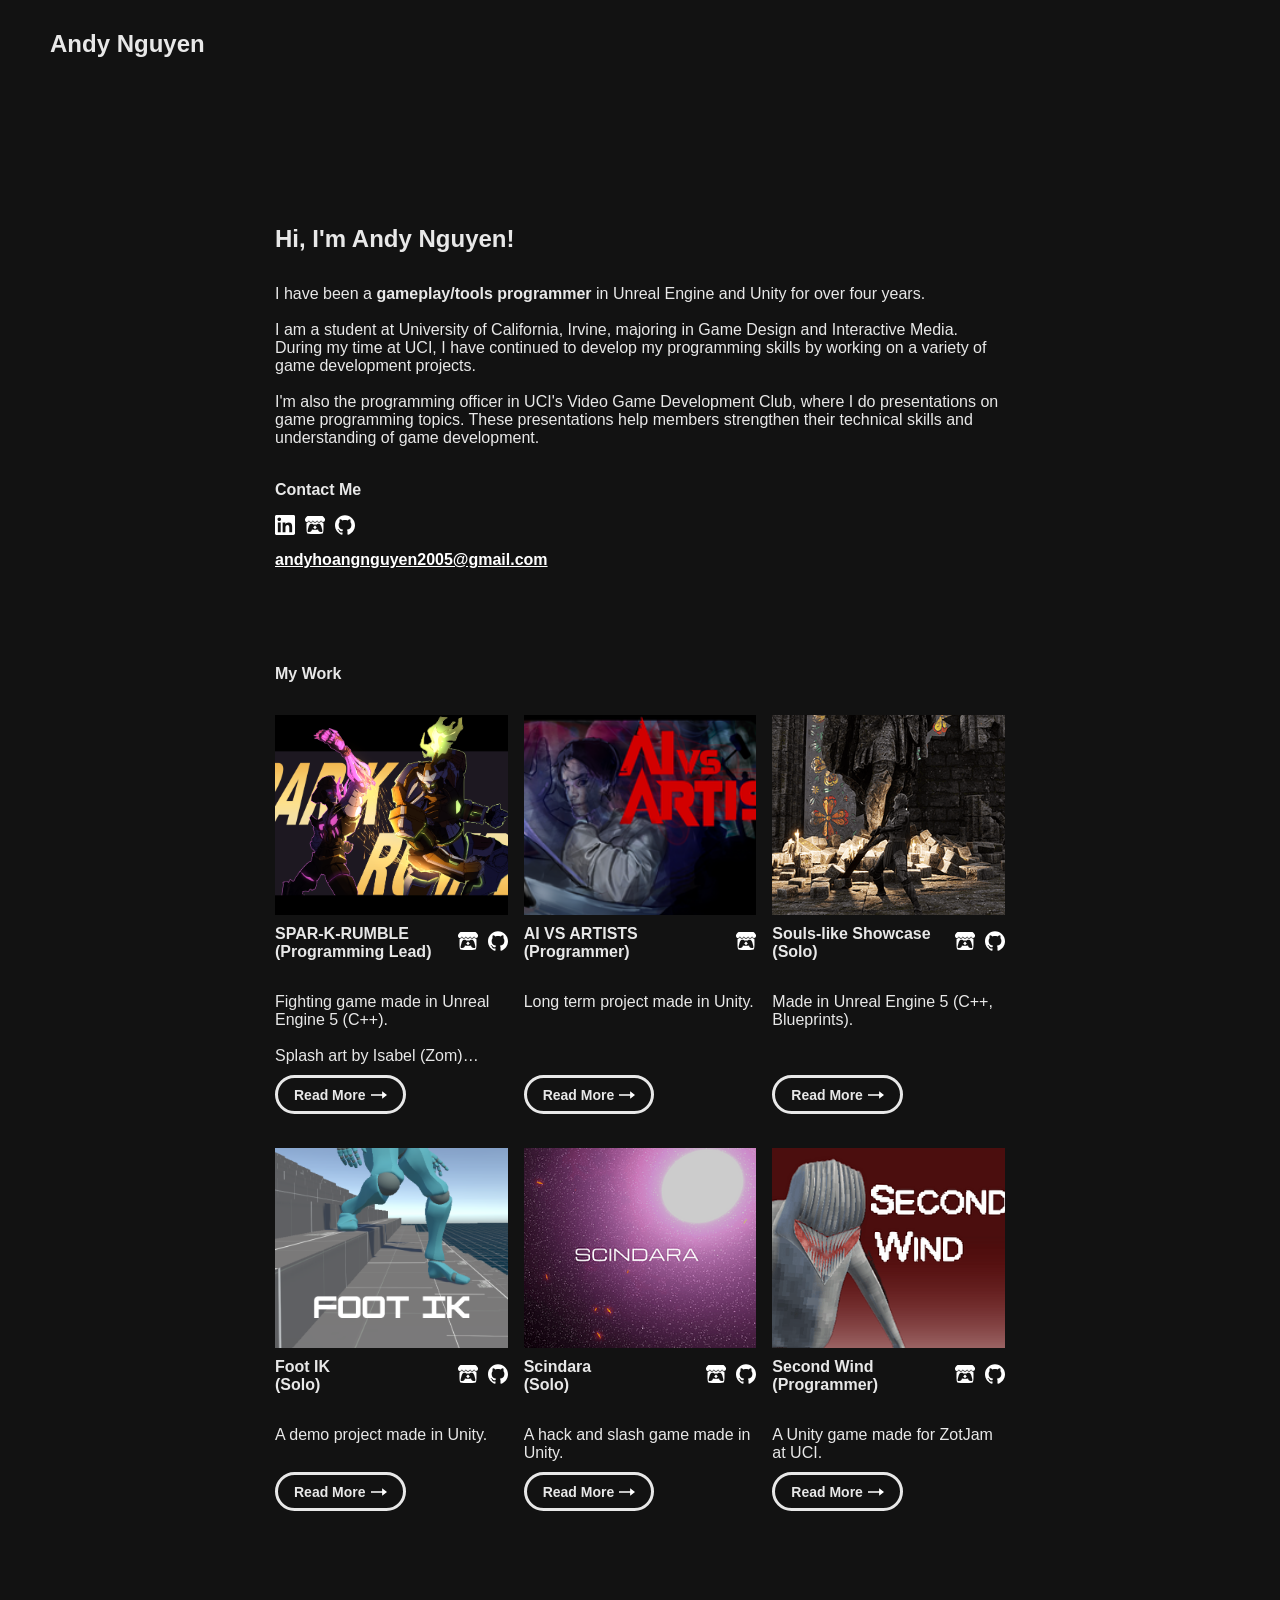
<file: index.html>
<!DOCTYPE html>
<html lang="en">
	<head>
		<meta charset="utf-8">

    <!-- 
      TODO

      Upload your Unemployable (or whatever photo you like) to the assets/images folder
      and change the name of the image below to match the uploaded one

      Change the title in the <title> tag to whatever you would like the title of your portfolio to be

      This should be the same across all pages.
     -->
		<title>Andy Nguyen's Portfolio</title>
    <meta name="description" content="A portfolio template for the Unemployables community.">
    <meta name="viewport" content="width=device-width, initial-scale=1" />

		<link rel="stylesheet" href="./css/layout.css">
    <link rel="stylesheet" href="./css/typography.css">
    <link rel="stylesheet" href="./css/utilities.css">

		<script defer src="./js/script.js"></script>
	</head>
	<body>
    <!-- NAVBAR -->
    <div class="navbar">
      <a class="nav-title-link" href="./index.html">
        <!-- TODO - Change the "Portfolio Title" to whatever you want displayed in the top left -->
        <span class="nav-title">Andy Nguyen</span>
         <!-- TODO - Change the email after 'mailto:' to your email address for contact -->
      </a>
    </div>

    <!-- MAIN PAGE CONTENT -->
    <div id="main-content">


      <!-- ABOUT SECTION -->
      <!-- 
        TODO

        - Change the subheader-text to whatever header you want
        - Add paragraphs using the <div class="body-text"></div> elements in the "about-section-content"
      -->
      <div id="about-section">
        <span class="subheader-text" style="font-size: 24px;">
          Hi, I'm Andy Nguyen!
        </span>
          <div class="body-text">
            I have been a <b>gameplay/tools programmer</b> in Unreal Engine and Unity for over four years.
            <br>
            <br>
            I am a student at University of California, Irvine, majoring in Game Design and Interactive Media. During my time at UCI, I have continued to develop my programming skills by working on a variety of
      game development projects.
            <br>
            <br>
            I'm also the programming officer in UCI's Video Game Development Club, where I do presentations on game programming topics. These presentations help members strengthen their technical skills and understanding of game development.
        </div>

       <div id="about-section">
        <div class="contact-header-row">
          <br>
          <span class="subheader-text">Contact Me</span>
          <div id="icon-project">
            </a>
            <a class="icon-link" target="_blank" href="https://www.linkedin.com/in/andy-nguyen-3aa75b294/">
              <image src="./assets/icons/linkedin-app-white-icon.svg" class="footer-icon"/>
            </a>
            <a class="icon-link" target="_blank" href="https://skyglader.itch.io/">
              <image src="./assets/icons/itchio-textless-white.svg" class="footer-icon"/>
            </a>
            <a class="icon-link" target="_blank" href="https://github.com/AndyNguyen1121">
              <image src="./assets/icons/github-white-icon.svg" class="footer-icon"/>
            </a>
            <br>
            <br>
           
          </div>
          <b><a href="mailto:andyhoangnguyen2005@gmail.com" class="highlight">andyhoangnguyen2005@gmail.com</a></b>
        </div>
      </div>

      </div>

      <!-- PROJECTS / MY WORK SECTION -->
      <div id="my-work-section">
        <!-- TODO - Change the subheader-text to whatever you want the Projects section header to say -->
        <span class="subheader-text">My Work</span>

        
        <div class="projects-container">
          <!-- 
            TODO

            This is where the project cards live. Here's a base level project card for you to copy:
            <div class="project-card">
              <img src="./assets/images/IMAGE_NAME" class="project-image">
              <div class="project-card-text-container">
                <div class="subheader-text project-title">PROJECT_NAME</div>
                <div class="body-text project-card-text">SMALL_PROJECT_DESCRIPTION</div>
              </div>
              <a class="button" href="./project-pages/PROJECT_PAGE_NAME.html">
                <span class="button-text">Read More</span>
                <image src="./assets/icons/arrow-right.svg" class="right-arrow-icon"/>
              </a>
            </div>

            - To add a project to the this area, copy the above, paste it below this comment, and change the following:
                - IMAGE_NAME: the name of the image file in assets/images
                - PROJECT_NAME: the name of the project (keep it short, it only shows 1 line)
                - SMALL_PROJECT_DESCRIPTION: a quick project description (max 4 lines)
                - PROJECT_PAGE_NAME.html: the html filename for the project (must be in project-pages folder)
          -->
          <project-card
            image="./assets/spar-k-rumble/sparksplash.png"
            title="SPAR-K-RUMBLE <br>(Programming Lead)"
            description="Fighting game made in Unreal Engine 5 (C++).<br><br> Splash art by Isabel (Zom) Matsuno."
            page-url="./project-pages/spar-k-rumble.html"
            itch-url="https://kiaranc.itch.io/spar-k-rumble"
            github-url="https://github.com/AndyNguyen1121/Project-SKR">
          </project-card>

          <project-card
            image="./assets/ai-vs-artists/ava cover art.png"
            title="AI VS ARTISTS<br>(Programmer)"
            description="Long term project made in Unity."
            page-url="./project-pages/ava.html"
            itch-url="https://zoyasaus.itch.io/ai-vs-artists"
            github-url="">
          </project-card>

          <project-card
            image="./assets/soulslike/soulslike.png"
            title="Souls-like Showcase<br>(Solo)"
            description="Made in Unreal Engine 5 (C++, Blueprints)."
            page-url="./project-pages/soulslike-showcase.html"
            itch-url="https://skyglader.itch.io/souls-like-showcase"
            github-url="https://github.com/AndyNguyen1121/UnrealSoulslike">
          </project-card>

          <project-card
            image="./assets/footik/footik.png"
            title="Foot IK<br>(Solo)"
            description="A demo project made in Unity."
            page-url="./project-pages/foot-ik.html"
            itch-url="https://skyglader.itch.io/footik-showcase-realistic-foot-placements"
            github-url="https://github.com/AndyNguyen1121/MovementTestMain">
          </project-card>

          <project-card
            image="./assets/scindara/scindaralogo.png"
            title="Scindara<br>(Solo)"
            description="A hack and slash game made in Unity."
            page-url="./project-pages/scindara.html"
            itch-url="https://skyglader.itch.io/scindara"
            github-url="https://github.com/AndyNguyen1121/hack-and-slash-prototype-2025">
          </project-card>

          <project-card
            image="./assets/secondwind/second-wind-title.png"
            title="Second Wind <br>(Programmer)"
            description="A Unity game made for ZotJam at UCI."
            page-url="./project-pages/second-wind.html"
            itch-url="https://fatsorulez.itch.io/second-wind"
            github-url="https://github.com/AndyNguyen1121/ZotJam">
          </project-card>

        </div>
      </div>
    </div>
	</body>
</html>
</file>
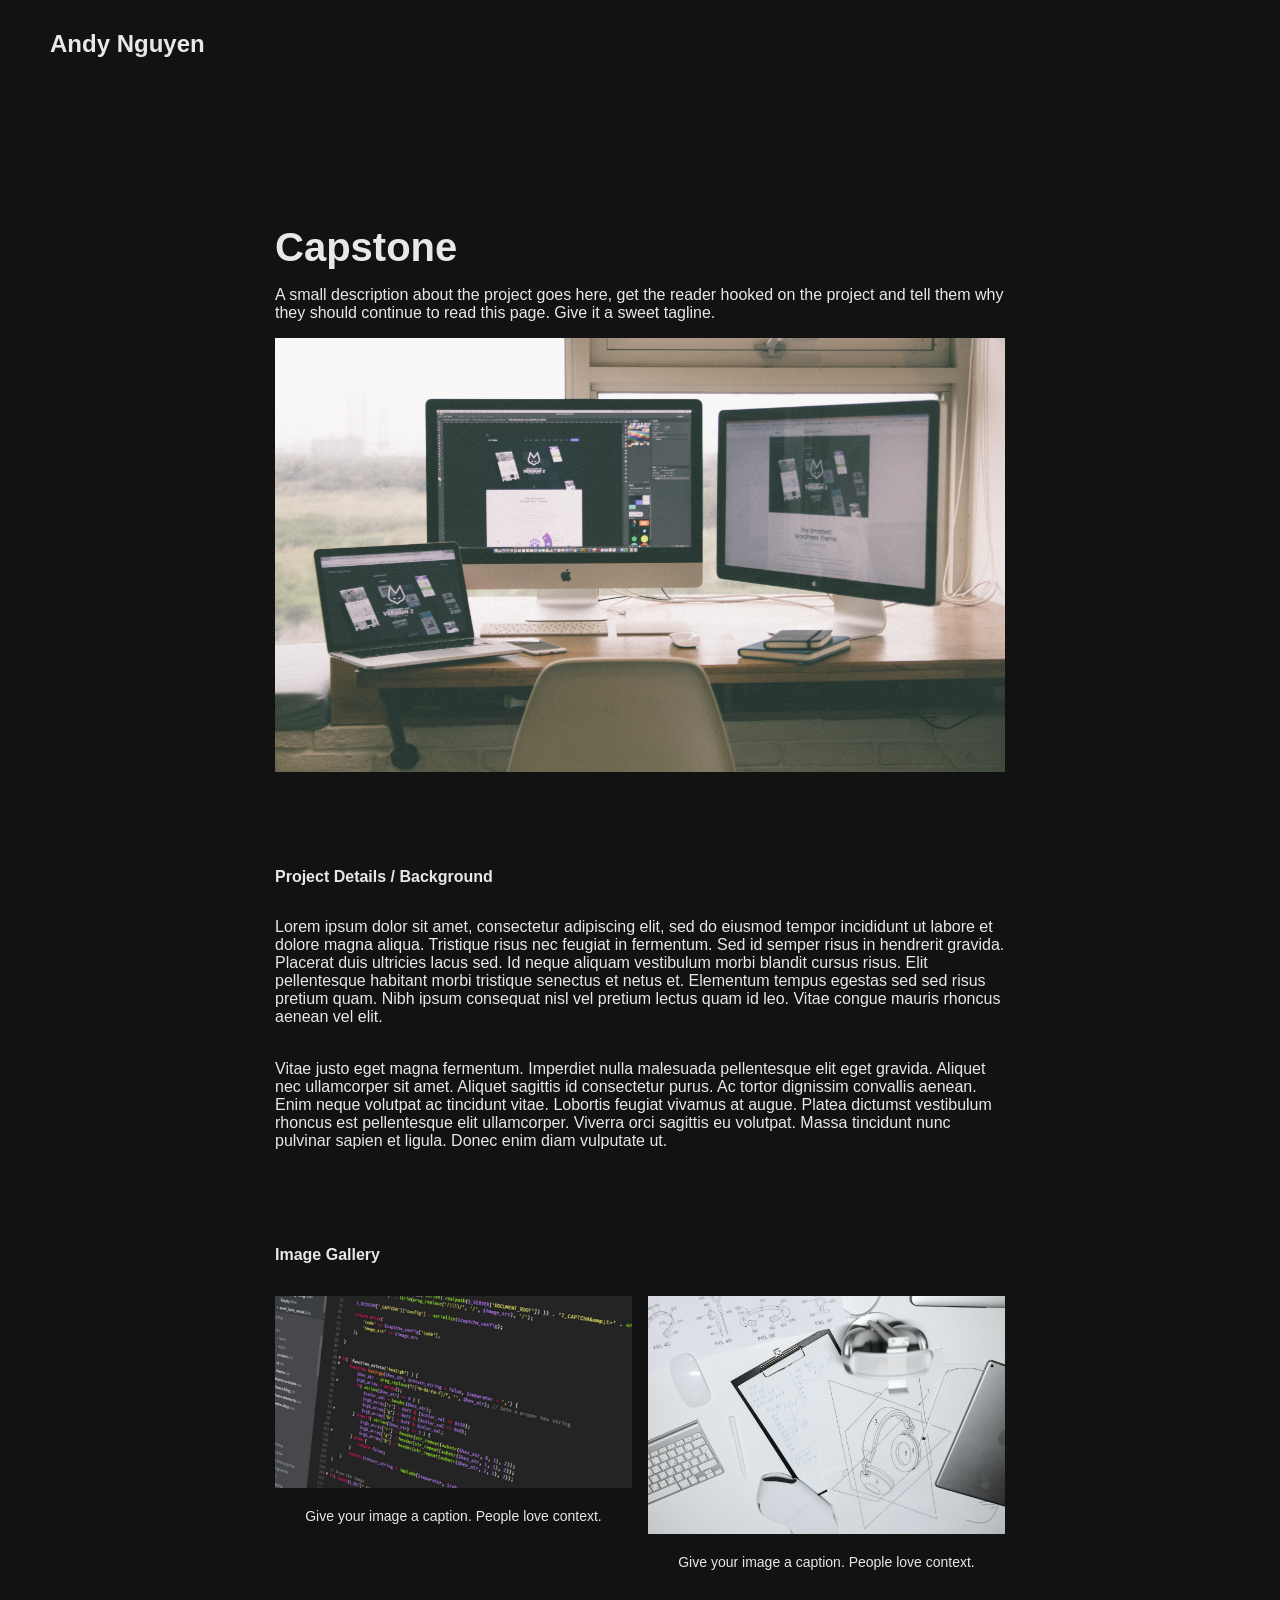
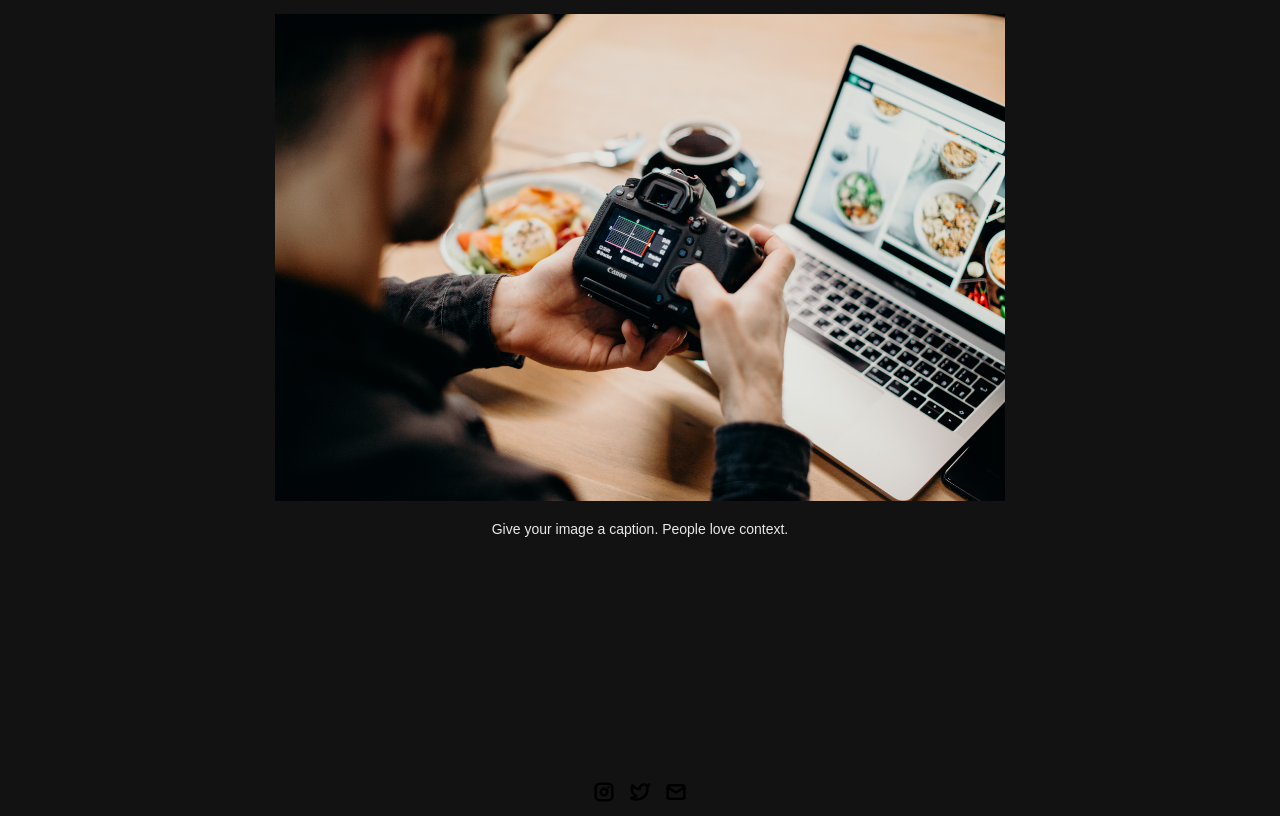
<file: project-pages/capstone.html>
<!-- 
  IMPORTANT! 
  
  Keep this file unchanged to use as a template for all future project pages. 

  For every new project you add to your portfolio, make a copy of this file in the
  'project-pages' folder with a name related to the project.
-->


<!DOCTYPE html>
<html lang="en">
	<head>
		<meta charset="utf-8">
    <!-- 
      TODO

      Upload your Unemployable (or whatever photo you like) to the assets/images folder
      and change the name of the image below to match the uploaded one

      Change the title in the <title> tag to whatever you would like the title of your portfolio to be

      This should be the same across all pages.
     -->
     <link rel="icon" href="../assets/images/1311.png" />
     <title>Andy Nguyen's Portfolio</title>
    <meta name="description" content="A portfolio template for the Unemployables community.">
    <meta name="viewport" content="width=device-width, initial-scale=1" />

		<link rel="stylesheet" href="../css/layout.css">
    <link rel="stylesheet" href="../css/typography.css">
    <link rel="stylesheet" href="../css/utilities.css">

		<script defer src="../js/script.js"></script>
	</head>
	<body>
    <!-- NAVBAR -->
    <div class="navbar">
      <a class="nav-title-link" href="../index.html">
        <!-- 
          TODO - Change the "Portfolio Title" to whatever you want displayed in the top left

          (this should be the same across all pages)
         -->
        <span class="nav-title">Andy Nguyen</span>
        <!-- 
          TODO - Change the email after 'mailto:' to your email address for contact 
        
          (this should be the same across all pages)
        -->
      </a>
    </div>

    <!-- MAIN PAGE CONTENT -->
    <div id="main-content">

      <!-- PROJECT HEADER -->
      <div id="project-header">
          <!-- 
            TODO

            - Change the 'main-title' text to the name of your project
            - Change the 'body-text' text to a short and sweet description of your project (maybe the same as the one on the project card)
            - Change "desktop.jpeg" to the image filename you uploaded in the assets/images folder.
          -->
        <div class="main-title">Capstone</div>
        <div class="body-text">A small description about the project goes here, get the reader hooked on the project and tell them why they should continue to read this page. Give it a sweet tagline.</div>
        <image class="project-header-image" src="../assets/images/desktop.jpeg">
      </div>

      <!-- PROJECT DETAILS -->
      <!-- 
        TODO

        - Change the 'subheader-text' to whatever header you want for project details
        - Add paragraphs using the <div class="body-text"></div> elements in the "project-details-content"
      -->
      <div id="project-details">
        <div class="subheader-text">Project Details / Background</div>
        <div class="project-details-content">
          <div class="body-text">Lorem ipsum dolor sit amet, consectetur adipiscing elit, sed do eiusmod tempor incididunt ut labore et dolore magna aliqua. Tristique risus nec feugiat in fermentum. Sed id semper risus in hendrerit gravida. Placerat duis ultricies lacus sed. Id neque aliquam vestibulum morbi blandit cursus risus. Elit pellentesque habitant morbi tristique senectus et netus et. Elementum tempus egestas sed sed risus pretium quam. Nibh ipsum consequat nisl vel pretium lectus quam id leo. Vitae congue mauris rhoncus aenean vel elit.</div>
          <div class="body-text">Vitae justo eget magna fermentum. Imperdiet nulla malesuada pellentesque elit eget gravida. Aliquet nec ullamcorper sit amet. Aliquet sagittis id consectetur purus. Ac tortor dignissim convallis aenean. Enim neque volutpat ac tincidunt vitae. Lobortis feugiat vivamus at augue. Platea dictumst vestibulum rhoncus est pellentesque elit ullamcorper. Viverra orci sagittis eu volutpat. Massa tincidunt nunc pulvinar sapien et ligula. Donec enim diam vulputate ut.</div>
        </div>
      </div>

      <!-- IMAGE GALLERY -->
      <div id="project-gallery">
        <!-- TODO - Change the 'subheader-text' to whatever you want the Gallery section header to say -->
        <div class="subheader-text">Image Gallery</div>
        <div class="project-gallery-content">
            <!-- 
              TODO

              This is where the images in the gallery live. Here's a simple gallery image for you to copy:

              Full Width Image:

                <div class="gallery-image-container">
                  <img src="../assets/images/IMAGE_NAME" class="gallery-image">
                  <span class="image-caption">IMAGE_CAPTION</span>
                </div>

              Half Width Image: 

                <div class="gallery-image-container half-width">
                  <img src="../assets/images/IMAGE_NAME" class="gallery-image">
                  <span class="image-caption">IMAGE_CAPTION</span>
                </div>

              - To add an image to the this area, copy one of the above, paste it below this comment, and change the following:
                  - IMAGE_NAME: the name of the image file in assets/images
                  - IMAGE_CAPTION: to the caption of the image
            -->
            <div class="gallery-image-container half-width">
              <img src="../assets/images/code.jpeg" class="gallery-image">
              <span class="image-caption">Give your image a caption. People love context.</span>
            </div>
            <div class="gallery-image-container half-width">
              <img src="../assets/images/sketchbook.jpeg" class="gallery-image">
              <span class="image-caption">Give your image a caption. People love context.</span>
            </div>
            <div class="gallery-image-container">
              <img src="../assets/images/camera.jpeg" class="gallery-image">
              <span class="image-caption">Give your image a caption. People love context.</span>
            </div>
        </div>
      </div>
    </div>

    <!-- FOOTER -->
    <div id="footer">
      <!-- 
        TODO - Change href to your Instagram account (can also delete entire "a" element if no Instagram) 

        This should be the same across all pages.
      -->
      <a class="icon-link" target="_blank" href="https://twitter.com/whitevans_eth">
        <image src="../assets/icons/instagram.svg" class="footer-icon"/>
      </a>
      <!-- 
        TODO - Change href to your Twitter account (can also delete entire "a" element if no Twitter) 
      
        This should be the same across all pages.
      -->
      <a class="icon-link" target="_blank" href="https://twitter.com/whitevans_eth">
        <image src="../assets/icons/twitter.svg" class="footer-icon"/>
      </a>
      <!-- 
        TODO - Change the email after "mailto" to your contact email 
      
        This should be the same across all pages.
      -->
      <a class="icon-link" href="mailto:whitevans.eth@gmail.com">
        <image src="../assets/icons/mail.svg" class="footer-icon"/>
      </a>
    </div>

	</body>
</html>
</file>
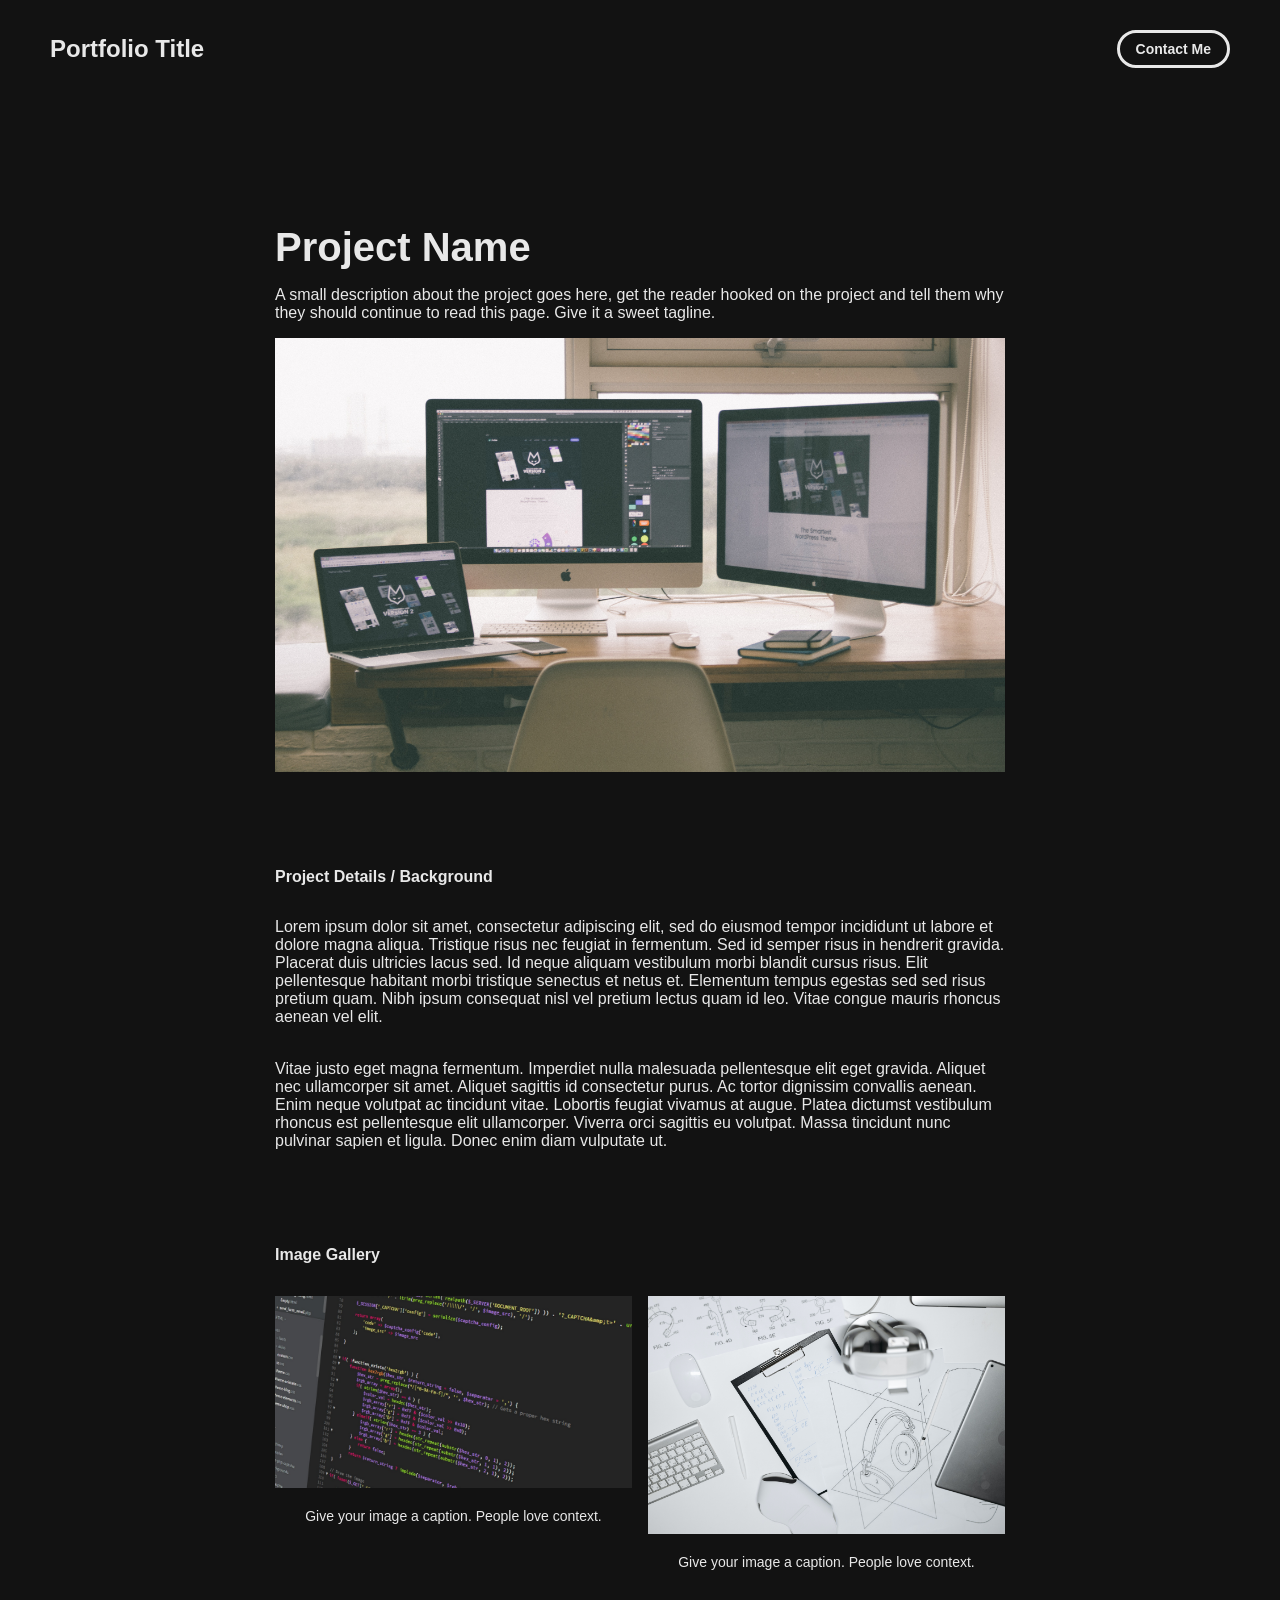
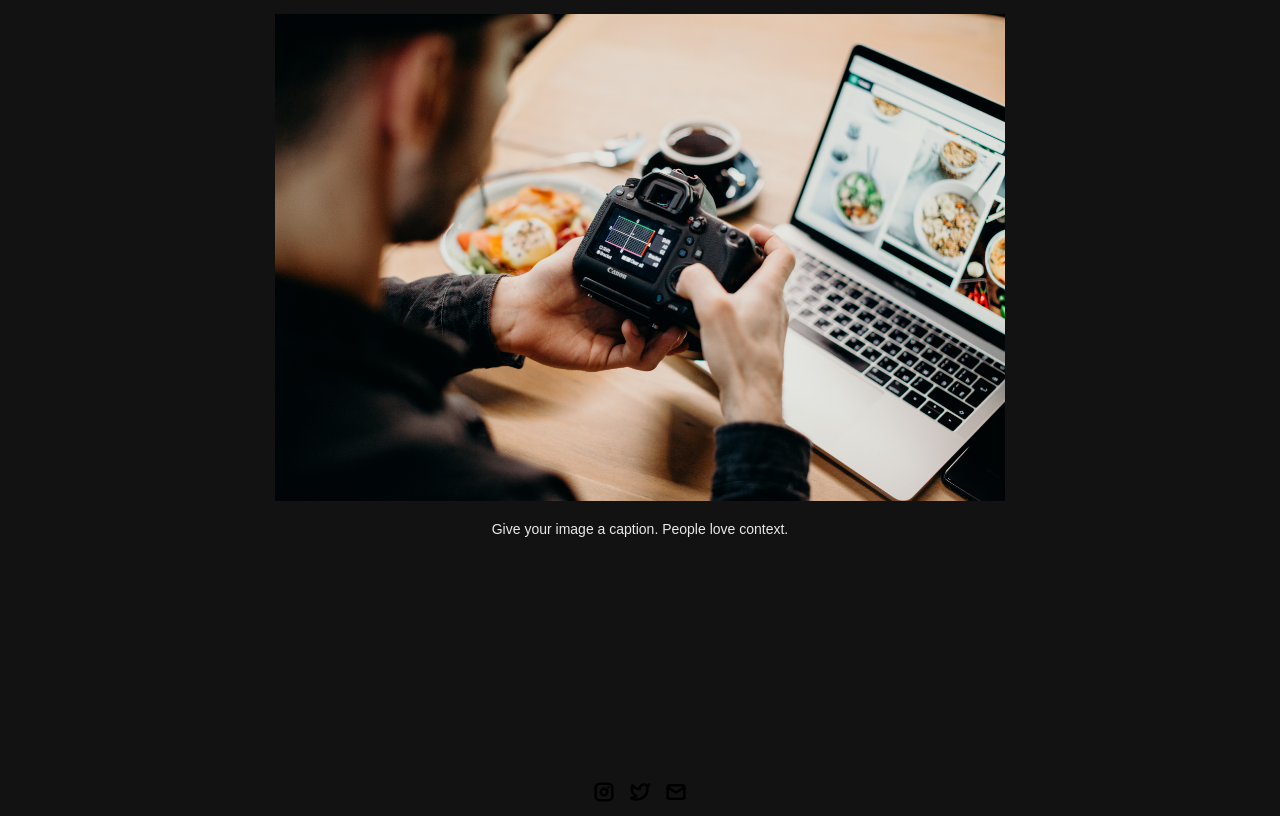
<file: project-pages/project-template.html>
<!-- 
  IMPORTANT! 
  
  Keep this file unchanged to use as a template for all future project pages. 

  For every new project you add to your portfolio, make a copy of this file in the
  'project-pages' folder with a name related to the project.
-->


<!DOCTYPE html>
<html lang="en">
	<head>
		<meta charset="utf-8">
    <!-- 
      TODO

      Upload your Unemployable (or whatever photo you like) to the assets/images folder
      and change the name of the image below to match the uploaded one

      Change the title in the <title> tag to whatever you would like the title of your portfolio to be

      This should be the same across all pages.
     -->
     <link rel="icon" href="../assets/images/1311.png" />
     <title>Unemployables Portfolio</title>
    <meta name="description" content="A portfolio template for the Unemployables community.">
    <meta name="viewport" content="width=device-width, initial-scale=1" />

		<link rel="stylesheet" href="../css/layout.css">
    <link rel="stylesheet" href="../css/typography.css">
    <link rel="stylesheet" href="../css/utilities.css">

		<script defer src="../js/script.js"></script>
	</head>
	<body>
    <!-- NAVBAR -->
    <div class="navbar">
      <a class="nav-title-link" href="../index.html">
        <!-- 
          TODO - Change the "Portfolio Title" to whatever you want displayed in the top left

          (this should be the same across all pages)
         -->
        <span class="nav-title">Portfolio Title</span>
        <!-- 
          TODO - Change the email after 'mailto:' to your email address for contact 
        
          (this should be the same across all pages)
        -->
        <a class="button" href="mailto:whitevans.eth@gmail.com">
          <span class="button-text">Contact Me</span>
        </a>
      </a>
    </div>

    <!-- MAIN PAGE CONTENT -->
    <div id="main-content">

      <!-- PROJECT HEADER -->
      <div id="project-header">
          <!-- 
            TODO

            - Change the 'main-title' text to the name of your project
            - Change the 'body-text' text to a short and sweet description of your project (maybe the same as the one on the project card)
            - Change "desktop.jpeg" to the image filename you uploaded in the assets/images folder.
          -->
        <div class="main-title">Project Name</div>
        <div class="body-text">A small description about the project goes here, get the reader hooked on the project and tell them why they should continue to read this page. Give it a sweet tagline.</div>
        <image class="project-header-image" src="../assets/images/desktop.jpeg">
      </div>

      <!-- PROJECT DETAILS -->
      <!-- 
        TODO

        - Change the 'subheader-text' to whatever header you want for project details
        - Add paragraphs using the <div class="body-text"></div> elements in the "project-details-content"
      -->
      <div id="project-details">
        <div class="subheader-text">Project Details / Background</div>
        <div class="project-details-content">
          <div class="body-text">Lorem ipsum dolor sit amet, consectetur adipiscing elit, sed do eiusmod tempor incididunt ut labore et dolore magna aliqua. Tristique risus nec feugiat in fermentum. Sed id semper risus in hendrerit gravida. Placerat duis ultricies lacus sed. Id neque aliquam vestibulum morbi blandit cursus risus. Elit pellentesque habitant morbi tristique senectus et netus et. Elementum tempus egestas sed sed risus pretium quam. Nibh ipsum consequat nisl vel pretium lectus quam id leo. Vitae congue mauris rhoncus aenean vel elit.</div>
          <div class="body-text">Vitae justo eget magna fermentum. Imperdiet nulla malesuada pellentesque elit eget gravida. Aliquet nec ullamcorper sit amet. Aliquet sagittis id consectetur purus. Ac tortor dignissim convallis aenean. Enim neque volutpat ac tincidunt vitae. Lobortis feugiat vivamus at augue. Platea dictumst vestibulum rhoncus est pellentesque elit ullamcorper. Viverra orci sagittis eu volutpat. Massa tincidunt nunc pulvinar sapien et ligula. Donec enim diam vulputate ut.</div>
        </div>
      </div>

      <!-- IMAGE GALLERY -->
      <div id="project-gallery">
        <!-- TODO - Change the 'subheader-text' to whatever you want the Gallery section header to say -->
        <div class="subheader-text">Image Gallery</div>
        <div class="project-gallery-content">
            <!-- 
              TODO

              This is where the images in the gallery live. Here's a simple gallery image for you to copy:

              Full Width Image:

                <div class="gallery-image-container">
                  <img src="../assets/images/IMAGE_NAME" class="gallery-image">
                  <span class="image-caption">IMAGE_CAPTION</span>
                </div>

              Half Width Image: 

                <div class="gallery-image-container half-width">
                  <img src="../assets/images/IMAGE_NAME" class="gallery-image">
                  <span class="image-caption">IMAGE_CAPTION</span>
                </div>

              - To add an image to the this area, copy one of the above, paste it below this comment, and change the following:
                  - IMAGE_NAME: the name of the image file in assets/images
                  - IMAGE_CAPTION: to the caption of the image
            -->
            <div class="gallery-image-container half-width">
              <img src="../assets/images/code.jpeg" class="gallery-image">
              <span class="image-caption">Give your image a caption. People love context.</span>
            </div>
            <div class="gallery-image-container half-width">
              <img src="../assets/images/sketchbook.jpeg" class="gallery-image">
              <span class="image-caption">Give your image a caption. People love context.</span>
            </div>
            <div class="gallery-image-container">
              <img src="../assets/images/camera.jpeg" class="gallery-image">
              <span class="image-caption">Give your image a caption. People love context.</span>
            </div>
        </div>
      </div>
    </div>

    <!-- FOOTER -->
    <div id="footer">
      <!-- 
        TODO - Change href to your Instagram account (can also delete entire "a" element if no Instagram) 

        This should be the same across all pages.
      -->
      <a class="icon-link" target="_blank" href="https://twitter.com/whitevans_eth">
        <image src="../assets/icons/instagram.svg" class="footer-icon"/>
      </a>
      <!-- 
        TODO - Change href to your Twitter account (can also delete entire "a" element if no Twitter) 
      
        This should be the same across all pages.
      -->
      <a class="icon-link" target="_blank" href="https://twitter.com/whitevans_eth">
        <image src="../assets/icons/twitter.svg" class="footer-icon"/>
      </a>
      <!-- 
        TODO - Change the email after "mailto" to your contact email 
      
        This should be the same across all pages.
      -->
      <a class="icon-link" href="mailto:whitevans.eth@gmail.com">
        <image src="../assets/icons/mail.svg" class="footer-icon"/>
      </a>
    </div>

	</body>
</html>
</file>
<file: css/layout.css>
:root {
  --page-side-padding: 50px; /* set this to whatever your navbar already uses */
}

* {
  box-sizing: border-box;
}

html {
  text-size-adjust: none;
  -webkit-text-size-adjust: none;
  -moz-text-size-adjust: none;
  -ms-text-size-adjust: none;
}

body {
  margin: 0;
  -webkit-font-smoothing: antialiased;
  -moz-osx-font-smoothing: grayscale;
  background-color: #121212;
  color: #e8e8e8;
}



/* Main Page Layout */

#main-content {
  margin: 75px 425px;
  display: flex;
  flex-direction: column;
  gap: 96px;
}




/* Portfolio Header */

#portfolio-header {
  display: flex;
  gap: 20px;
  align-items: center;
}

#portfolio-header-image-container {
  display: flex;
  flex-direction: column;
  gap: 10px;
  flex-basis: 50%;
}

.portfolio-header-image {
  width: 100%;
  height: auto;
}

#portfolio-header-text-container {
  display: flex;
  flex-direction: row;
  gap: 34px;
  flex-basis: 50%;
}




/* About Section */

#about-section {
  display: flex;
  flex-direction: column;
  gap: 16px;
}

.about-section-content {
  display: flex;
  flex-direction: column;
  gap: 34px;
}




/* Project Section */

#my-work-section {
  display: flex;
  flex-direction: column;
  gap: 16px;
}

.projects-container {
  display: grid;
  grid-template-columns: repeat(3, 1fr);
  gap: 34px 16px;
}

    /* Project Cards */

    .project-card {
      display: flex;
      flex-direction: column;
      gap: 10px;
      height: 100%;
    }

    .project-card-text-container {
      flex-direction: column;
      display: flex;
      gap: 16px;
      flex: 1; 
    }

    .project-card > .button {
      margin-top: auto;
    }

    .project-image {
      width: 100%;
      height: 200px;
      object-fit: cover;
      object-position: center;
    }


/* Project Pages */

#project-header {
  display: flex;
  flex-direction: column;
  gap: 16px;
}

.project-header-image {
  width: 100%;
  height: auto;
}

#project-details {
  display: flex;
  flex-direction: column;
  gap: 16px;
}

.project-details-content {
  display: flex;
  flex-direction: column;
  gap: 34px;
}

    /* Project Gallery */

    #project-gallery {
      display: flex;
      flex-direction: column;
      gap: 16px;
    }

    .project-gallery-content {
      display: flex;
      flex-wrap: wrap;
      gap: 34px 16px;
    }

    .gallery-image-container {
      width: 100%;
      display: flex;
      flex-direction: column;
      gap: 10px;
    }

    .gallery-image-container.half-width {
      width: calc((100% - 16px) / 2);
    }

    .gallery-image {
      width: 100%;
      height: auto;
    }

   .image-show {
    width: 70%;
    height: auto;
    margin: 0 auto;
    display: block;
    padding-top: 20px;
    flex-direction: row;
  }

  .video-show {
    margin: 0 auto;
    display: block;
    padding-top: 20px;
    flex-direction: row;
  }


.image-row {
  display: flex;
  gap: 5px;
  width: 100%;
  padding-top: 30px;
  align-items: flex-start;
}

.image-show-half {
  width: calc(50% - 2.5px);
  max-width: calc(50% - 2.5px);
  height: auto;
  display: block;
}

.image-show-pic {
  width: calc(25% - 2.5px);
  max-width: calc(50% - 2.5px);
  height: auto;
  display: block;
}

.image-show-small {
    width: 30%;
    height: auto;
    margin: 0 auto;
    display: block;
    padding-top: 20px;
    flex-direction: row;
  }

/* Extra Extra large devices (large laptops and desktops, 1200px and below) */
@media only screen and (max-width: 1600px) {
  #main-content {
    margin: 225px 275px;
  }
}

/* Extra large devices (large laptops and desktops, 1200px and below) */
@media only screen and (max-width: 1200px) {
  #main-content {
    margin: 225px 175px;
  }
}

/* Large devices (laptops/desktops, 1000px and below) */
@media only screen and (max-width: 1000px) {
  #main-content {
    margin: 225px 75px;
  }
}

/* Small devices (portrait tablets and large phones, 800px and below) */
@media only screen and (max-width: 800px) {
  #main-content {
    margin: 150px 50px;
  }

  #portfolio-header {
    flex-direction: column;
  }

  .projects-container {
    grid-template-columns: repeat(2, 1fr);
  }
}

/* Small devices (portrait tablets and large phones, 600px and below) */
@media only screen and (max-width: 600px) {
  #main-content {
    margin: 125px 20px;
  }

  .projects-container {
    grid-template-columns: 1fr;
  }
}
.highlight {
  background-color: #121212;
  color: #ffffff;
  border-radius: 3px;
}

/* Sidebar Table of Contents */

#project-sidebar {
  position: fixed;
  top: 150px;
  left: var(--page-side-padding);
  width: 200px;
  display: flex;
  flex-direction: column;
  gap: 16px;
}

.sidebar-header {
  font-weight: 600;
  text-transform: uppercase;
  font-size: 13px;
  letter-spacing: 0.05em;
  opacity: 0.6;
}

.sidebar-nav {
  display: flex;
  flex-direction: column;
  gap: 12px;
}

.sidebar-link {
  text-decoration: none;
  color: inherit;
  font-size: 14px;
  padding-left: 12px;
  border-left: 2px solid transparent;
  transition: border-color 0.2s ease, opacity 0.2s ease;
  opacity: 0.7;
}

.sidebar-link:hover {
  opacity: 1;
  border-left-color: currentColor;
}

.sidebar-link.active {
  opacity: 1;
  border-left-color: currentColor;
  font-weight: 500;
}

/* Hide sidebar on smaller screens where there's no room for it */
@media only screen and (max-width: 1200px) {
  #project-sidebar {
    display: none;
  }
}

/* Lightbox */
.lightbox {
  display: none;
  position: fixed;
  top: 0;
  left: 0;
  width: 100%;
  height: 100%;
  background: rgba(0, 0, 0, 0.9);
  z-index: 1000;
  justify-content: center;
  align-items: center;
}

.lightbox.active {
  display: flex;
}

.lightbox-img {
  max-width: 90%;
  max-height: 90%;
  object-fit: contain;
}

.lightbox-close {
  position: absolute;
  top: 24px;
  right: 36px;
  color: #e8e8e8;
  font-size: 40px;
  cursor: pointer;
  line-height: 1;
}

.zoomable {
  cursor: zoom-in;
}
</file>
<file: css/typography.css>
body {
  font-family: "Helvetica Neue", Helvetica, Arial, sans-serif;
}

.nav-title {
  font-weight: 700;
  font-size: 24px;
}

.button-text {
  font-size: 14px;
  font-weight: 700;
}

.image-caption {
  font-size: 14px;
  font-weight: 500;
  padding-top: 10px;
  padding-bottom: 10px;
  display: block;
  width: fit-content;
  margin: 0 auto;
}

.main-title {
  font-size: 40px;
  font-weight: 700;
}

.subheader-text {
    display: flex;
    align-items: center;
    width: 100%;

    font-size: 16px;
    font-weight: 700;
    padding-bottom: 16px;
}

.code-box {
  background-color: #1e1e1e;
  color: #e8e8e8;
  padding: 16px 20px;
  border-radius: 8px;
  border: 1px solid #333;
  font-family: "Courier New", Courier, monospace;
  font-size: 14px;
  line-height: 1.5;
  max-height: calc(1.5em * 15); /* caps visible height at 6 lines */
  overflow-y: auto;
  overflow-x: auto;
  white-space: pre-wrap;
  word-wrap: break-word;
}

.solution-subheader-text {
  font-size: 18px;
  font-weight: 700;
  padding-bottom: 0px;
}

.body-text {
  font-size: 16px;
  font-weight: 500;
}

.body-text li {
  margin-bottom: 20px;
}

.body-text ul {
  margin-top: 8px;
  padding-left: 24px; /* indents the bullets - browsers default this low */
}

.body-text ul ul {
  margin-top: -12px; /* space before the sub-bullet list starts */
}

.project-card-text {
  overflow: hidden;
  text-overflow: ellipsis;
  display: -webkit-box;
  -webkit-line-clamp: 4;
  -webkit-box-orient: vertical;
}

.project-title {
  overflow: hidden;
  text-overflow: ellipsis;
  display: -webkit-box;
  -webkit-line-clamp: 1;
  -webkit-box-orient: vertical;
}
</file>
<file: css/utilities.css>
/* Icons */

.right-arrow-icon {
  width: 16px;
  height: 16px;
  margin-top: 1px;
}

.footer-icon {
  width: 20px;
  height: 20px;
}

.regular-icon {
    width: 20px;
    height: 20px;
}

a.icon-link {
  transition: transform 200ms ease-in-out;
}

a.icon-link:hover {
  cursor: pointer;
  stroke-width: 5;
  margin: 0;
  transform: rotate(15deg);
}


/* Navbar Styling */

.navbar {
  width: 100%;
  padding: 30px 50px;
  display: flex;
  justify-content: space-between;
  align-items: center;
  position: fixed;
  top: 0;
  left: 0;
}

.nav-title-link {
  color:#e8e8e8;
  text-decoration: none;
}

.nav-title-link:hover {
  text-decoration: underline;
}

/* Small devices (portrait tablets and large phones, 800px and below) */
@media only screen and (max-width: 800px) {
  .navbar {
    padding: 20px 20px;
    background-color: rgb(0, 0, 0)
  }
}


/* Button Styling */

a.button {
  padding: 8px 16px;
  border: 3px solid #e8e8e8;;
  border-radius: 50px;
  color: #e8e8e8;;
  text-decoration: none;
  width: fit-content;
  display: flex;
  gap: 5px;
  align-items: center;
}

a.button:hover {
  text-decoration: underline;
  text-decoration-thickness: 2px;
  cursor: pointer;
}


/* Footer Styling */

#footer {
  width: 100%;
  display: flex;
  padding: 10px 0px;
  justify-content: center;
  align-items: center;
  gap: 16px;
}

#icon-project {
    display: flex;
    gap: 10px;
    margin-left: auto;
}
/* Link Styling */
a.no-underline {
  text-decoration: none;
  color:#e8e8e8;
}

a.no-underline:hover {
  text-decoration: underline;
  cursor: pointer;
}

/* Small devices (portrait tablets and large phones, 800px and below) */
@media only screen and (max-width: 800px) {
  #footer {
    padding: 20px 20px;
  }
}
</file>
